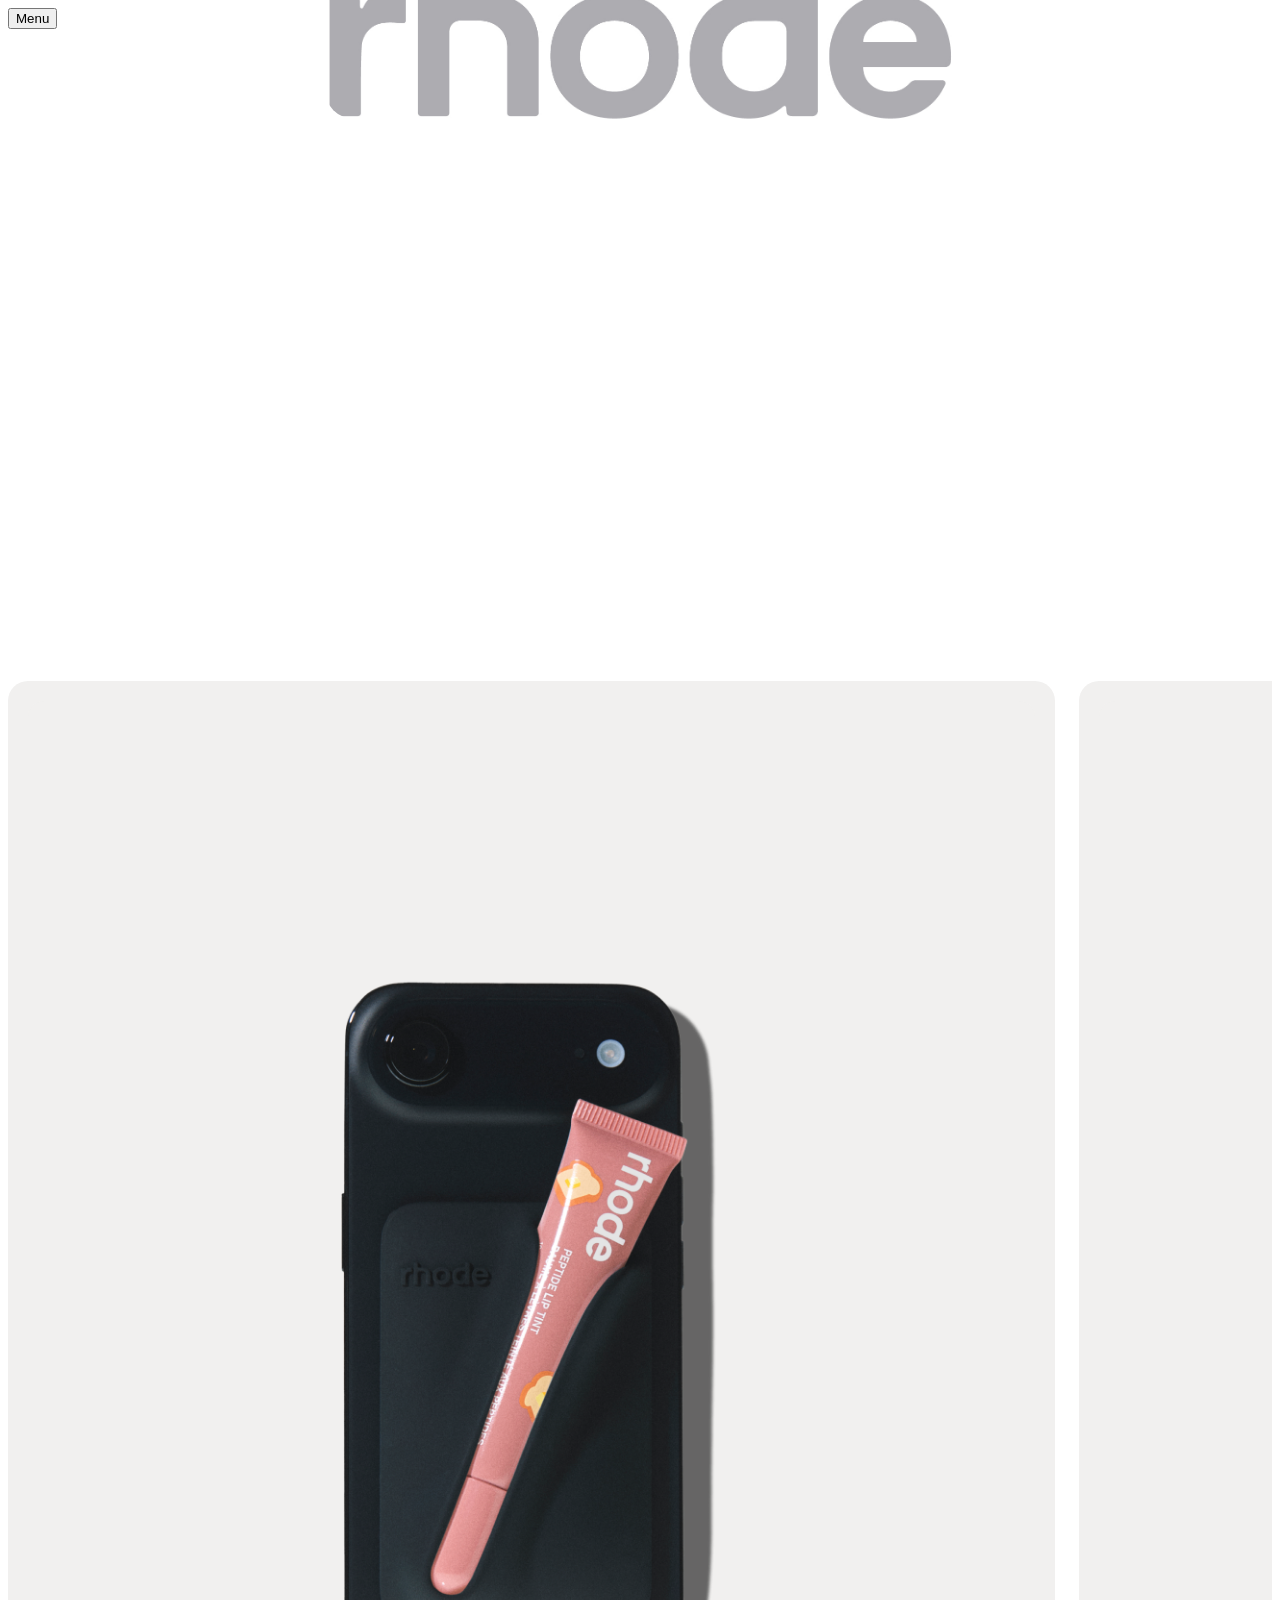
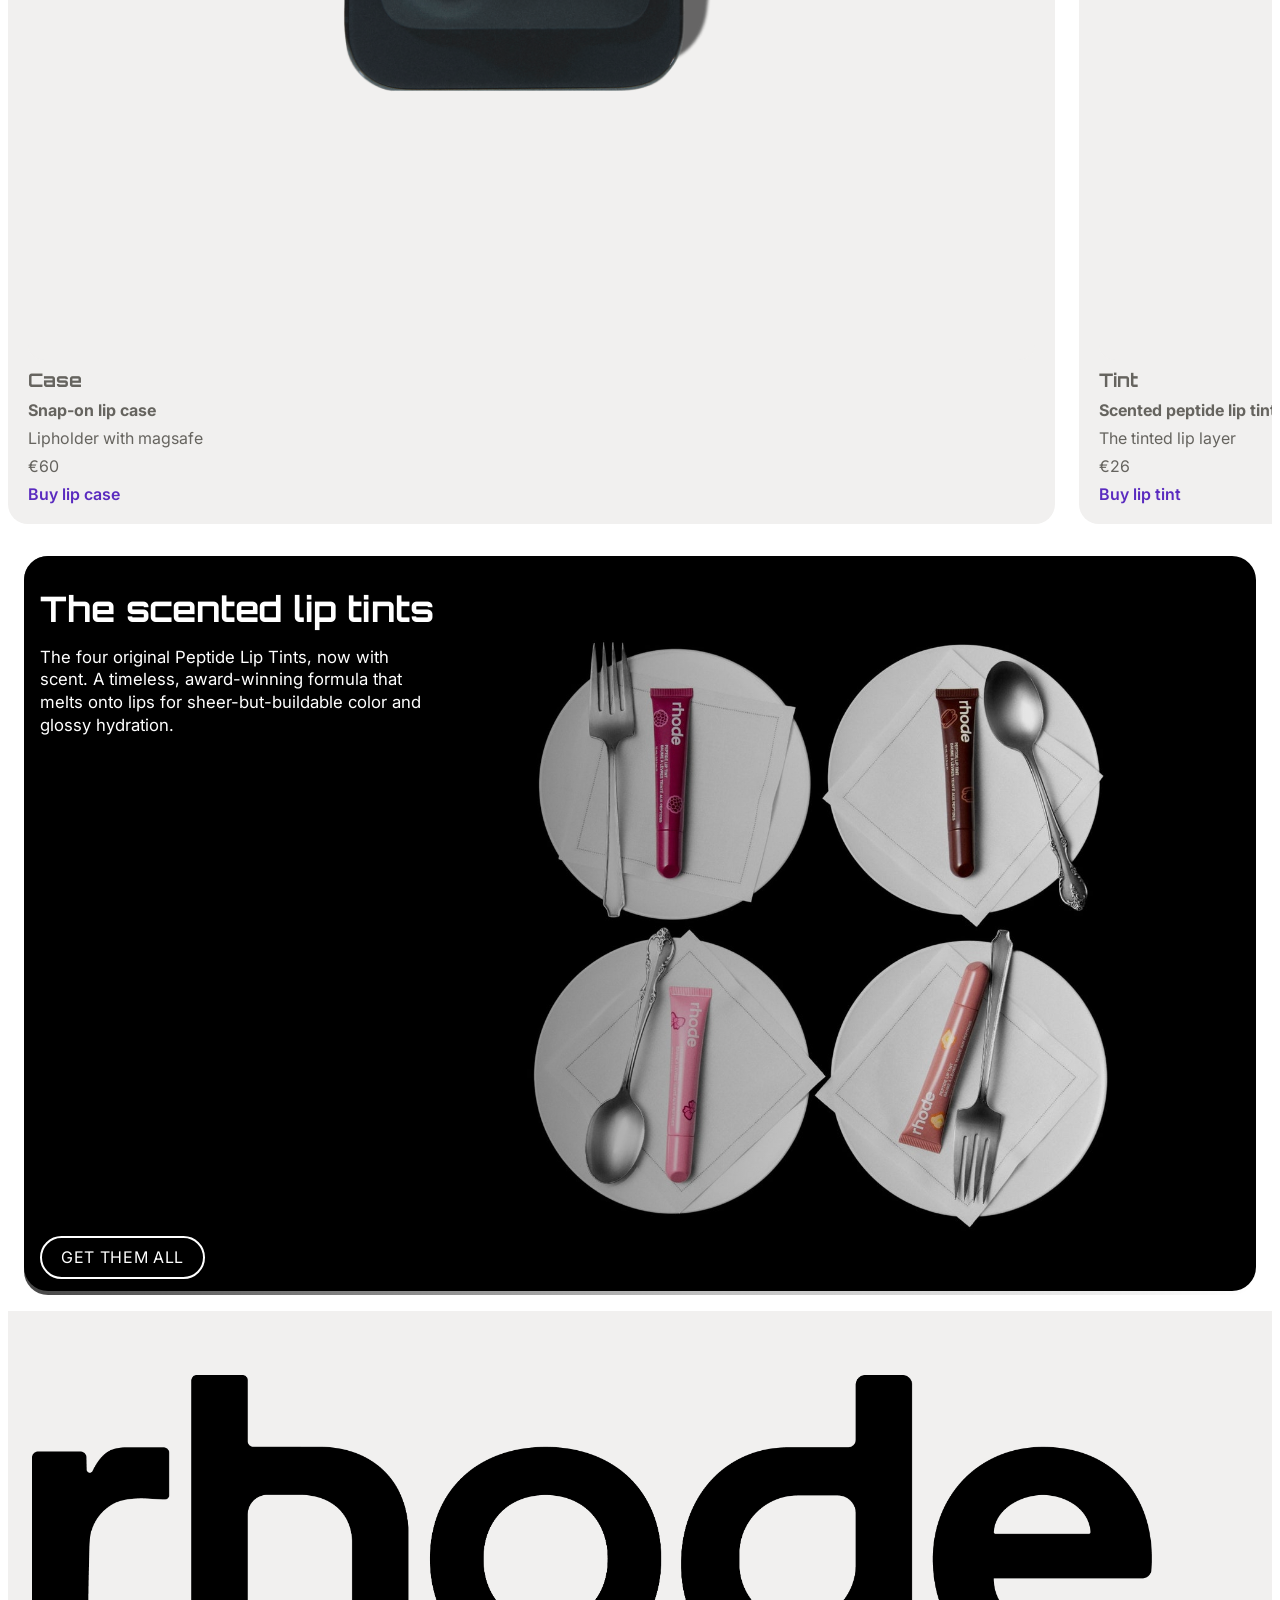
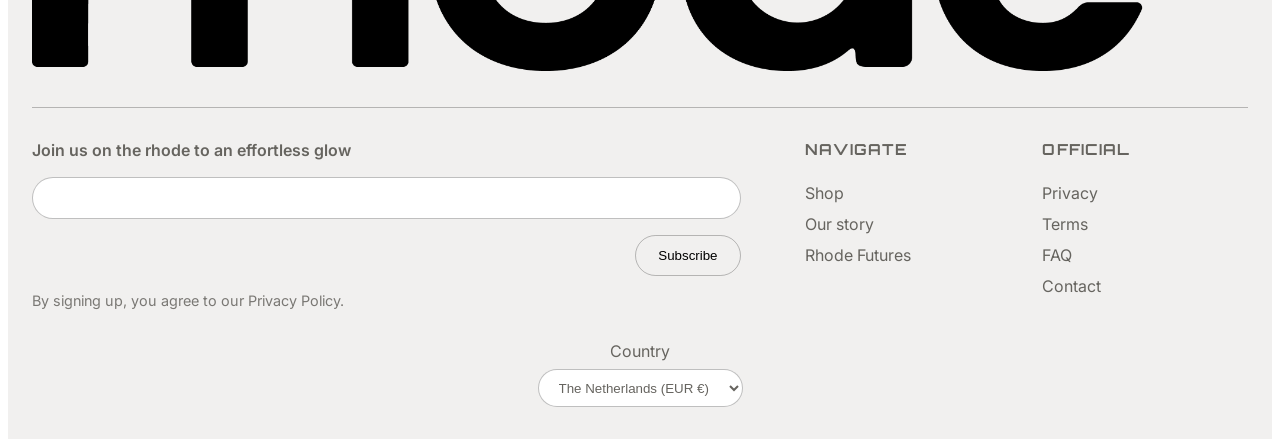
<file: index.html>
<!DOCTYPE html>
<html lang="en">

<head>
    <meta charset="UTF-8">
    <meta name="viewport" content="width=device-width, initial-scale=1.0">
    <title>Rhode</title>
    <link rel="stylesheet" href="styles/style.css">
</head>

<body class="home">
    <header>
        <!-- De open button -->
        <button aria-hidden="true">Menu</button>
        <nav>
            <!-- De sluit button -->
            <button aria-hidden="true">Menu</button>
            <ul>
                <li><a href="index.html">Home</a></li>
                <li><a href="products.html">Products</a></li>
            </ul>
        </nav>
        <h1>
            <img src="images/logohead.jpeg" alt="Rhode logo">
        </h1>

    </header>

    <main>
        <section>
           
        <video>
            <source src="images/promo.mp4" type="video/mp4">
        </video>
        <p>Hailey's birthday edit is live.</p>
        <a href="products.html">Shop the collection</a>
        <button>Play</button>
        </section>

        <section>
            <!-- // Visually hidden maken -->
            <h2>Bestseller products</h2>

            <ul>
                <li>
                    <h3>Case</h3>
                    <h4>Snap-on lip case</h4>
                    <p>Lipholder with magsafe</p>
                    <p>€60</p>
                    <a href="products.html">Buy lip case</a>
                    <img src="images/1-snaponcase.png" alt="Rhode snap-on lip case">
                </li>

                <li>
                    <h3>Tint</h3>
                    <h4>Scented peptide lip tint</h4>
                    <p>The tinted lip layer</p>
                    <p>€26</p>
                    <a href="products.html">Buy lip tint</a>
                    <img src="images/2-liptint.png" alt="Rhode lip tint Toast">
                </li>

                <li>
                    <h3>Lip tints</h3>
                    <h4>The scented peptide lip tint set</h4>
                    <p>Four shades together</p>
                    <p>€70</p>
                    <a href="products.html">Buy the lip tints</a>
                    <img src="images/3-liptintset.png" alt="Rhode lip tint collection">
                </li>

                <li>
                    <h3>Case</h3>
                    <h4>Lip case</h4>
                    <p>Your essentials in one place</p>
                    <p>€50</p>
                    <a href="products.html">Buy lip case</a>
                    <img src="images/4-case.png" alt="Rhode lip case">
                </li>
            </ul>
        </section>

        <section>
            <!-- // Visually hidden maken -->
            <h2>Bestselling lip tints</h2>

            <img src="images/5-liptints.jpg" alt="Rhode lip tints collection">
            <h3>The scented lip tints</h3>
            <p>The four original Peptide Lip Tints, now with scent. A timeless, award-winning formula that melts onto
                lips for sheer-but-buildable color and glossy hydration.</p>
            <a href="products.html">Get them all</a>
        </section>
    </main>


    <footer>
        <img src="images/logofooter.png" alt="Rhode logo">

        <section>
            <!-- // Visually hidden maken -->
            <h2>Newsletter</h2>
            
            <form>
                <label for="join-us">Join us on the rhode to an effortless glow</label>
                <input id="join-us" type="email">
                <button>Subscribe</button>
                <p>By signing up, you agree to our Privacy Policy.</p>
            </form>

            <nav>
                <h3>Navigate</h3>
                <ul>
                    <li><a href="products.html">Shop</a></li>
                    <li><a href="products.html">Our story</a></li>
                    <li><a href="products.html">Rhode Futures</a></li>
                </ul>

                <h3>Official</h3>
                <ul>
                    <li><a href="products.html">Privacy</a></li>
                    <li><a href="products.html">Terms</a></li>
                    <li><a href="products.html">FAQ</a></li>
                    <li><a href="products.html">Contact</a></li>
                </ul>
            </nav>

        </section>

        <label for="country">Country</label>
        <select name="country">
            <option value="nl"> The Netherlands (EUR €)</option>
            <option value="de"> Germany (EUR €)</option>
            <option value="uk"> United Kingdom (GBP £)</option>
            <option value="us"> United States (USD $)</option>
        </select>
    </footer>
<script src="scripts/script.js"></script>

</body>

</html>
</file>
<file: styles/style.css>
/*********************/
/* CUSTOM PROPERTIES */
/*********************/

@import url('https://fonts.googleapis.com/css2?family=Orbitron:wght@900&display=swap');
@import url('https://fonts.googleapis.com/css2?family=Inter:ital,opsz,wght@0,14..32,100..900;1,14..32,100..900&display=swap');

:root {
  --wit:#FFFFFF;
  --beige:#F1F0EF;
  --antraciet:#66645F;
  --bruin:#614135;
}

body {
  color: var(--antraciet);
  background-color: var(--wit);
}

h1, h2, h3 {
  font-family: 'Orbitron';
}

p, a, li, label {
  font-family: 'Inter';
}

a {
  text-decoration: none;
}

li {
  list-style: none;
}

img {
  width: 100%;
  border-radius: 1em;
}

video {
  width: 100%;
  border-radius: 1.5rem;
  
}

/* Visually hidden H1 van product page en h2 alle pages */
.products h1{
  display: none;
}

h2 {
  display: none;

}


/**************/
/* CSS REMEDY */
/**************/
*, *::after, *::before {
  box-sizing:border-box;  
}

/*********************/
/* HEADER & NAVIGATIE */
/*********************/

/* header {
  background-color: var(--beige);
} */
header {
  position: relative;
  display:flex;
  justify-content:space-between;
  align-items:center;
  
  position:sticky;
  top: 0;
  z-index: 1;
}

header h1  {
  position: absolute;
  
  top: 50%;
  left: 50%;
  translate: -50% -50%;
}

header > button {
  order: 10;
}


header nav li {
  font-size: 0.9rem;
  letter-spacing: 0.08rem;
  text-transform: uppercase;
}

header nav a {
  align-items: center;
}

/* MENU */

header nav {
  position: fixed;
  left: 0;
  right: 0;
  top: 0;
  bottom: 0;

  translate: -100% 0%;
  transition: translate .3s;

  background-color: var(--beige);
}

nav.toonMenu {
  translate: 0% 0%;
}

/***************/
/* VIDEO (1) */
/*************/
.home main section:nth-of-type(1){
  position: relative;
  padding: 1rem;
}

/* video wrapper gedrag (zonder extra div in HTML) */
.home main section:nth-of-type(1) video{
  border-radius: 1.5rem;
}

/* overlay tekst op video */
.home main section:nth-of-type(1) p{
  position: absolute;
  left: 2rem;
  right: 2rem;
  bottom: 4rem;

  margin:0;
  color: var(--wit);
  text-transform: uppercase;
  font-weight: 600;
  letter-spacing: .02em;
}

/* overlay link */
.home main section:nth-of-type(1) a{
  position: absolute;
  left: 2rem;
  right: 2rem;
  bottom: 2.6rem;

  color: var(--wit);
  text-transform: uppercase;
  letter-spacing: .04em;
  width: fit-content;
}

/* play button */
.home main section:nth-of-type(1) button{
  position: absolute;
  right: 2rem;
  bottom: 2rem;

  appearance:none;
  border: 1px solid rgba(255,255,255,.85);
  background: rgba(255,255,255,.15);
  color: var(--wit);
  border-radius: .25rem;
  padding: .35rem .75rem;
  cursor:pointer;
  backdrop-filter: blur(.25rem);
}

/***************************/
/* BESTSELLER PRODUCTS (2) */
/***************************/
.home main section:nth-of-type(2){
  padding-bottom: 1rem;
}

.home main section:nth-of-type(2) ul{
  display: grid;

  /* 1 rij, horizontaal */
  grid-auto-flow: column;
  grid-auto-columns: 85%;

  gap: 1.5rem;

  overflow-x: auto;
  scroll-snap-type: x mandatory;
  -webkit-overflow-scrolling: touch;

  padding: 0 1rem 1rem;
  margin: 0;
}

/* scrollbar verbergen (optioneel) */
.home main section:nth-of-type(2) ul::-webkit-scrollbar{
  display:none;
}
.home main section:nth-of-type(2) ul{
  scrollbar-width:none;
}

/* ✅ FIX: card layout -> flex (geen 1fr stretch) */
.home main section:nth-of-type(2) li{
  background: var(--beige);
  border-radius: 1.25rem;
  padding: 1.25rem;

  display:flex;
  flex-direction:column;
  gap:.5rem;

  scroll-snap-align: start;
}

/* afbeelding in jouw HTML staat als laatste -> wij zetten 'm bovenaan */
.home main section:nth-of-type(2) li img{
  order: -1;

  width: 100%;
  border-radius: 1rem;

  aspect-ratio: 4 / 5;
  object-fit: contain;

  background: var(--beige);
  padding: 1rem;
}

/* margins reset */
.home main section:nth-of-type(2) li h3,
.home main section:nth-of-type(2) li h4,
.home main section:nth-of-type(2) li p,
.home main section:nth-of-type(2) li a{
  margin:0;
}

/* ✅ knop/link altijd onderaan (zonder leegte boven) */
.home main section:nth-of-type(2) li a{
  margin-top:auto;
  color: #5a2bbf;
  font-weight: 600;
}

/***************************/
/* BESTSELLING LIP TINTS (3) */
/***************************/
.home main section:nth-of-type(3){
  position: relative;
  padding: 0 1rem 1rem;
}

/* Maak van de afbeelding echt een banner-kaart */
.home main section:nth-of-type(3) > img{
  border-radius: 1.5rem;
  overflow: hidden;
}

/* Donkere overlay voor leesbaarheid (zonder HTML aan te passen) */
.home main section:nth-of-type(3)::after{
  content:"";
  position:absolute;
  left:1rem;
  right:1rem;
  top:0;
  bottom:1rem;
  border-radius: 1.5rem;
  background: linear-gradient(90deg, rgba(0,0,0,.72) 0%, rgba(0,0,0,.25) 55%, rgba(0,0,0,0) 100%);
  pointer-events:none;
}

/* Alles wat op de banner ligt moet boven de overlay */
.home main section:nth-of-type(3) h3,
.home main section:nth-of-type(3) p,
.home main section:nth-of-type(3) a{
  position: absolute;
  z-index: 2;
  left: 2rem;
  right: 2rem;     /* ✅ voorkomt dat tekst te breed wordt */
  margin: 0;
  color: var(--wit);
}

/* ✅ zet tekst op basis van TOP i.p.v. bottom -> geen overlap */
.home main section:nth-of-type(3) h3{
  top: 2.2rem;
  font-size: clamp(1.4rem, 5vw, 2.2rem);
  line-height: 1.05;
  max-width: 18ch;
}

.home main section:nth-of-type(3) p{
  top: 5.6rem;  /* afgestemd op h3 hoogte */
  font-size: clamp(.95rem, 3.2vw, 1.05rem);
  line-height: 1.35;
  max-width: 36ch;
}

.home main section:nth-of-type(3) a{
  bottom: 2rem;
  left: 2rem;
  right: auto;

  padding: .6rem 1.2rem;
  border: 2px solid var(--wit);
  border-radius: 999px;

  color: var(--wit);
  text-transform: uppercase;
  letter-spacing: .04em;
}

/* Surface plane: hover (desktop) + focus (toetsenbord) */
.home main section:nth-of-type(3) a:hover,
.home main section:nth-of-type(3) a:focus-visible{
  background: rgba(255,255,255,.15);
  outline: none;
}


/**********/
/* FOOTER */
/**********/
footer{
  background: var(--beige);
  padding: 4rem 1.5rem 2rem;
  color: var(--antraciet);
}

/* logo */
footer > img{
  width: min(100%, 70rem);
  margin-inline: auto;
  margin-bottom: 2rem;
  border-radius: 0;
}

/* inhoud */
footer > section{
  border-top: 1px solid rgba(0,0,0,.25);
  padding-top: 2rem;

  display: grid;
  grid-template-columns: 1fr;
  gap: 2rem;
  align-items: start;
}

/* nieuwsbrief */
footer form{
  display: grid;
  gap: 1rem;
}

footer form label{
  margin: 0;
  font-weight: 600;
  line-height: 1.3;
  justify-self: start;
  text-align: left;
}

footer form input{
  width: 100%;
  padding: .8rem 1rem;
  border-radius: 999px;
  border: 1px solid rgba(0,0,0,.25);
  background: var(--wit);
}

footer form button{
  justify-self: start;
  padding: .75rem 1.4rem;
  border-radius: 999px;
  border: 1px solid rgba(0,0,0,.25);
  background: transparent;
  cursor: pointer;
}

footer form p{
  margin: 0;
  font-size: .9rem;
  opacity: .85;
}

/* 🔥 BELANGRIJK: footer nav reset (anders krijgt footer menu-overlay gedrag) */
footer nav{
  position: static;
  inset: auto;
  translate: none;
  transform: none;
  transition: none;
  background: transparent;
}

/* footer nav layout */
footer nav{
  display: grid;
  grid-template-columns: 1fr 1fr;
  column-gap: 2rem;
  row-gap: .75rem;
  align-items: start;
}

footer nav h3{
  margin: 0 0 .75rem;
  text-transform: uppercase;
  letter-spacing: .08em;
  font-size: .95rem;
}

footer nav ul{
  margin: 0;
  padding: 0;
}

footer nav li{
  margin: 0 0 .7rem;
}

footer nav a{
  color: var(--antraciet);
}

/* plaatsing zodat h3+ul netjes onder elkaar blijven */
footer nav h3:nth-of-type(1){ grid-column: 1; grid-row: 1; }
footer nav ul:nth-of-type(1){ grid-column: 1; grid-row: 2; }
footer nav h3:nth-of-type(2){ grid-column: 2; grid-row: 1; }
footer nav ul:nth-of-type(2){ grid-column: 2; grid-row: 2; }

/* country midden */
footer > label{
  display: block;
  text-align: center;
  margin-top: 2rem;
  margin-bottom: .5rem;
}

footer > select{
  display: block;
  margin-inline: auto;
  padding: .6rem 1rem;
  border-radius: 999px;
  border: 1px solid rgba(0,0,0,.25);
  background: var(--wit);
  color: var(--antraciet);
}

/* optioneel: footer iets ruimer op grotere schermen */
@media (min-width: 48rem){
  footer > section{
    grid-template-columns: 1.6fr 1fr;
    gap: 4rem;
  }
  footer form button{
    justify-self: end;
  }
}





/* ben hier nog mee bezig!! */
/******************/
/* PRODUCTS PAGE */
/*****************/

.products main > section:first-of-type{
  display: grid;
  grid-template-columns: 1.3fr 1fr;
  gap: 4rem;
  align-items: start;
  margin: 0;
}

/* =============================== */
/* LINKS: GALLERY */
/* =============================== */

.products main > section:first-of-type > ul{
  display: grid;
  grid-template-columns: 1fr 5.5rem;
  grid-template-rows: repeat(5, 5.5rem);
  gap: 1rem;

  position: relative;
  margin: 0;
  padding: 0;
}

/* grote afbeelding plek */
.products main > section:first-of-type > ul li:nth-child(1){
  grid-column: 1;
  grid-row: 1 / -1;
  position: relative;
  overflow: hidden;
}

/* thumbnails rechts */
.products main > section:first-of-type > ul li:nth-child(2){ grid-column: 2; grid-row: 1; }
.products main > section:first-of-type > ul li:nth-child(3){ grid-column: 2; grid-row: 2; }
.products main > section:first-of-type > ul li:nth-child(4){ grid-column: 2; grid-row: 3; }
.products main > section:first-of-type > ul li:nth-child(5){ grid-column: 2; grid-row: 4; }

/* alle media */
.products main > section:first-of-type > ul img,
.products main > section:first-of-type > ul video{
  width: 100%;
  height: 100%;
  object-fit: cover;
  border-radius: 1.25rem;
  display: block;
}

/* thumbnails klikbaar */
.products main > section:first-of-type > ul li:nth-child(n+2){
  cursor: pointer;
}

/* =============================== */
/* :HAS() – TAB EFFECT (GEEN KNIPPER) */
/* =============================== */

/* basis: alleen eerste zichtbaar */
.products main > section:first-of-type > ul li:nth-child(1) img,
.products main > section:first-of-type > ul li:nth-child(1) video{
  z-index: 1;
}

/* hover → toon image als overlay */
.products main > section:first-of-type > ul li:nth-child(n+2) img,
.products main > section:first-of-type > ul li:nth-child(n+2) video{
  position: absolute;
  inset: 0;
  opacity: 0;
  z-index: 2;
  pointer-events: none;
}

/* THUMB 2 */
.products main > section:first-of-type > ul:has(li:nth-child(2):hover)
li:nth-child(2) img,
.products main > section:first-of-type > ul:has(li:nth-child(2):hover)
li:nth-child(2) video{
  opacity: 1;
}

/* THUMB 3 */
.products main > section:first-of-type > ul:has(li:nth-child(3):hover)
li:nth-child(3) img,
.products main > section:first-of-type > ul:has(li:nth-child(3):hover)
li:nth-child(3) video{
  opacity: 1;
}

/* THUMB 4 */
.products main > section:first-of-type > ul:has(li:nth-child(4):hover)
li:nth-child(4) img,
.products main > section:first-of-type > ul:has(li:nth-child(4):hover)
li:nth-child(4) video{
  opacity: 1;
}

/* THUMB 5 */
.products main > section:first-of-type > ul:has(li:nth-child(5):hover)
li:nth-child(5) img,
.products main > section:first-of-type > ul:has(li:nth-child(5):hover)
li:nth-child(5) video{
  opacity: 1;
}

/* =============================== */
/* RECHTS: INFO */
/* =============================== */

.products main > section:first-of-type > section{
  background: var(--beige);
  padding: 2.5rem;
  border-radius: 1.75rem;

  display: grid;
  gap: 1.25rem;
}

/* titel */
.products main > section:first-of-type > section h2{
  display: block;
  font-size: 2rem;
  margin: 0;
}

/* subtitel */
.products main > section:first-of-type > section p:first-of-type{
  font-weight: 600;
  margin: 0;
}

/* tekst */
.products main > section:first-of-type > section p{
  margin: 0;
  max-width: 40ch;
}

/* select */
.products main > section:first-of-type select{
  padding: .75rem 1rem;
  border-radius: 999px;
  border: 1px solid rgba(0,0,0,.2);
}

/* koopknop */
.products main > section:first-of-type button{
  padding: .9rem 1.5rem;
  border-radius: 999px;
  border: none;
  background: #e87b9a;
  color: white;
  font-weight: 600;
  cursor: pointer;
}
</file>
